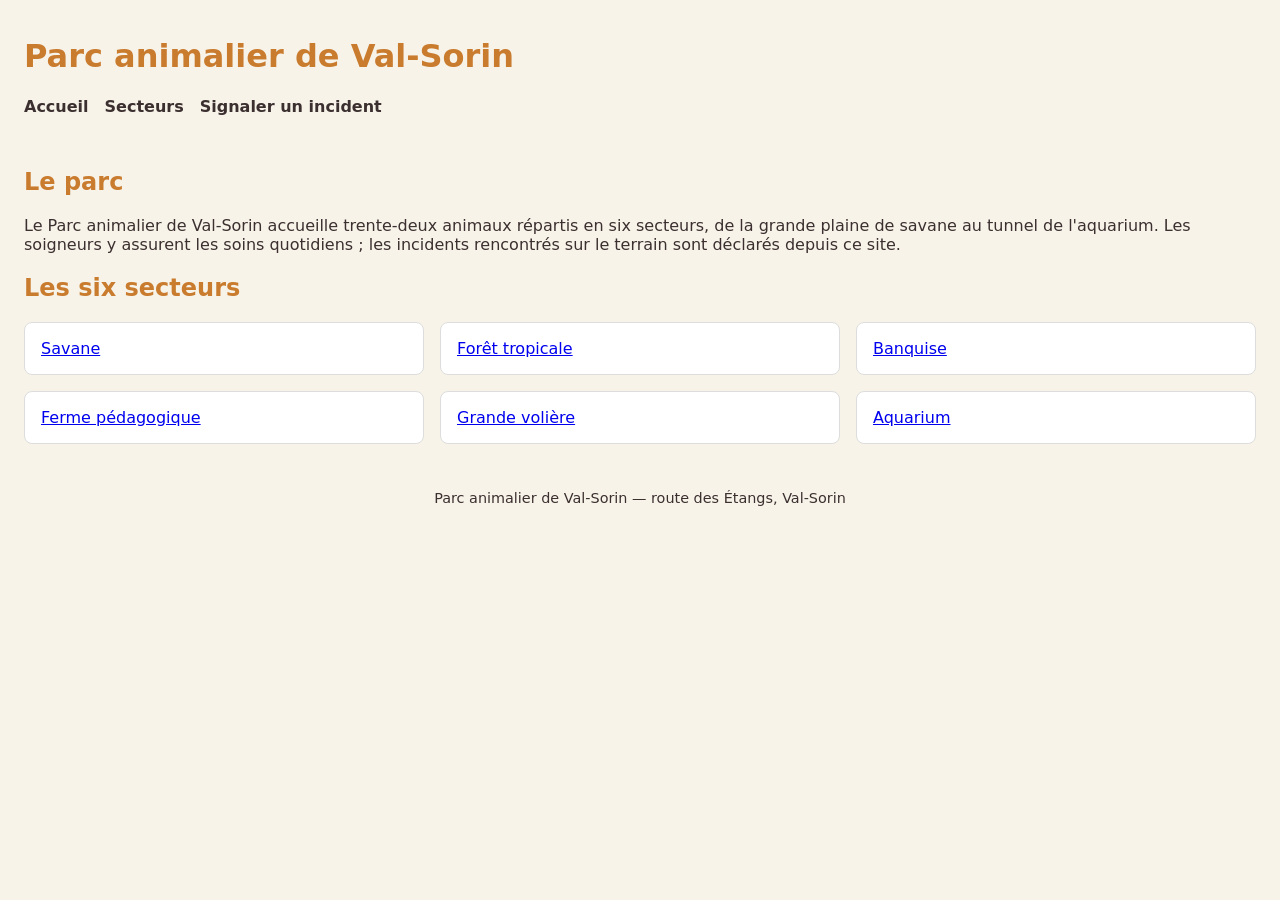
<file: index.html>
<!DOCTYPE html>
<html lang="fr">

<head>
  <meta charset="utf-8">
  <meta name="viewport" content="width=device-width, initial-scale=1">
  <title>Parc animalier de Val-Sorin</title>
  <link rel="stylesheet" href="css/site.css">
</head>

<body>
  <header>
    <h1>Parc animalier de Val-Sorin</h1>
    <nav aria-label="Menu principal">
      <ul>
        <li><a href="index.html">Accueil</a></li>
        <li><a href="secteurs.html">Secteurs</a></li>
        <li><a href="ticket.html">Signaler un incident</a></li>
      </ul>
    </nav>
  </header>
  <main>
    <h2>Le parc</h2>
    <p>Le Parc animalier de Val-Sorin accueille trente-deux animaux répartis en six secteurs, de la grande plaine de
      savane au tunnel de l'aquarium. Les soigneurs y assurent les soins quotidiens ; les incidents rencontrés sur le
      terrain sont déclarés depuis ce site.</p>
    <h2>Les six secteurs</h2>
    <ul class="cartes">
      <li><a href="secteur.html#SAV">Savane</a></li>
      <li><a href="secteur.html#TRO">Forêt tropicale</a></li>
      <li><a href="secteur.html#BAN">Banquise</a></li>
      <li><a href="secteur.html#FER">Ferme pédagogique</a></li>
      <li><a href="secteur.html#VOL">Grande volière</a></li>
      <li><a href="secteur.html#AQU">Aquarium</a></li>
    </ul>
  </main>
  <footer>
    <p>Parc animalier de Val-Sorin — route des Étangs, Val-Sorin</p>
  </footer>
</body>

</html>
</file>
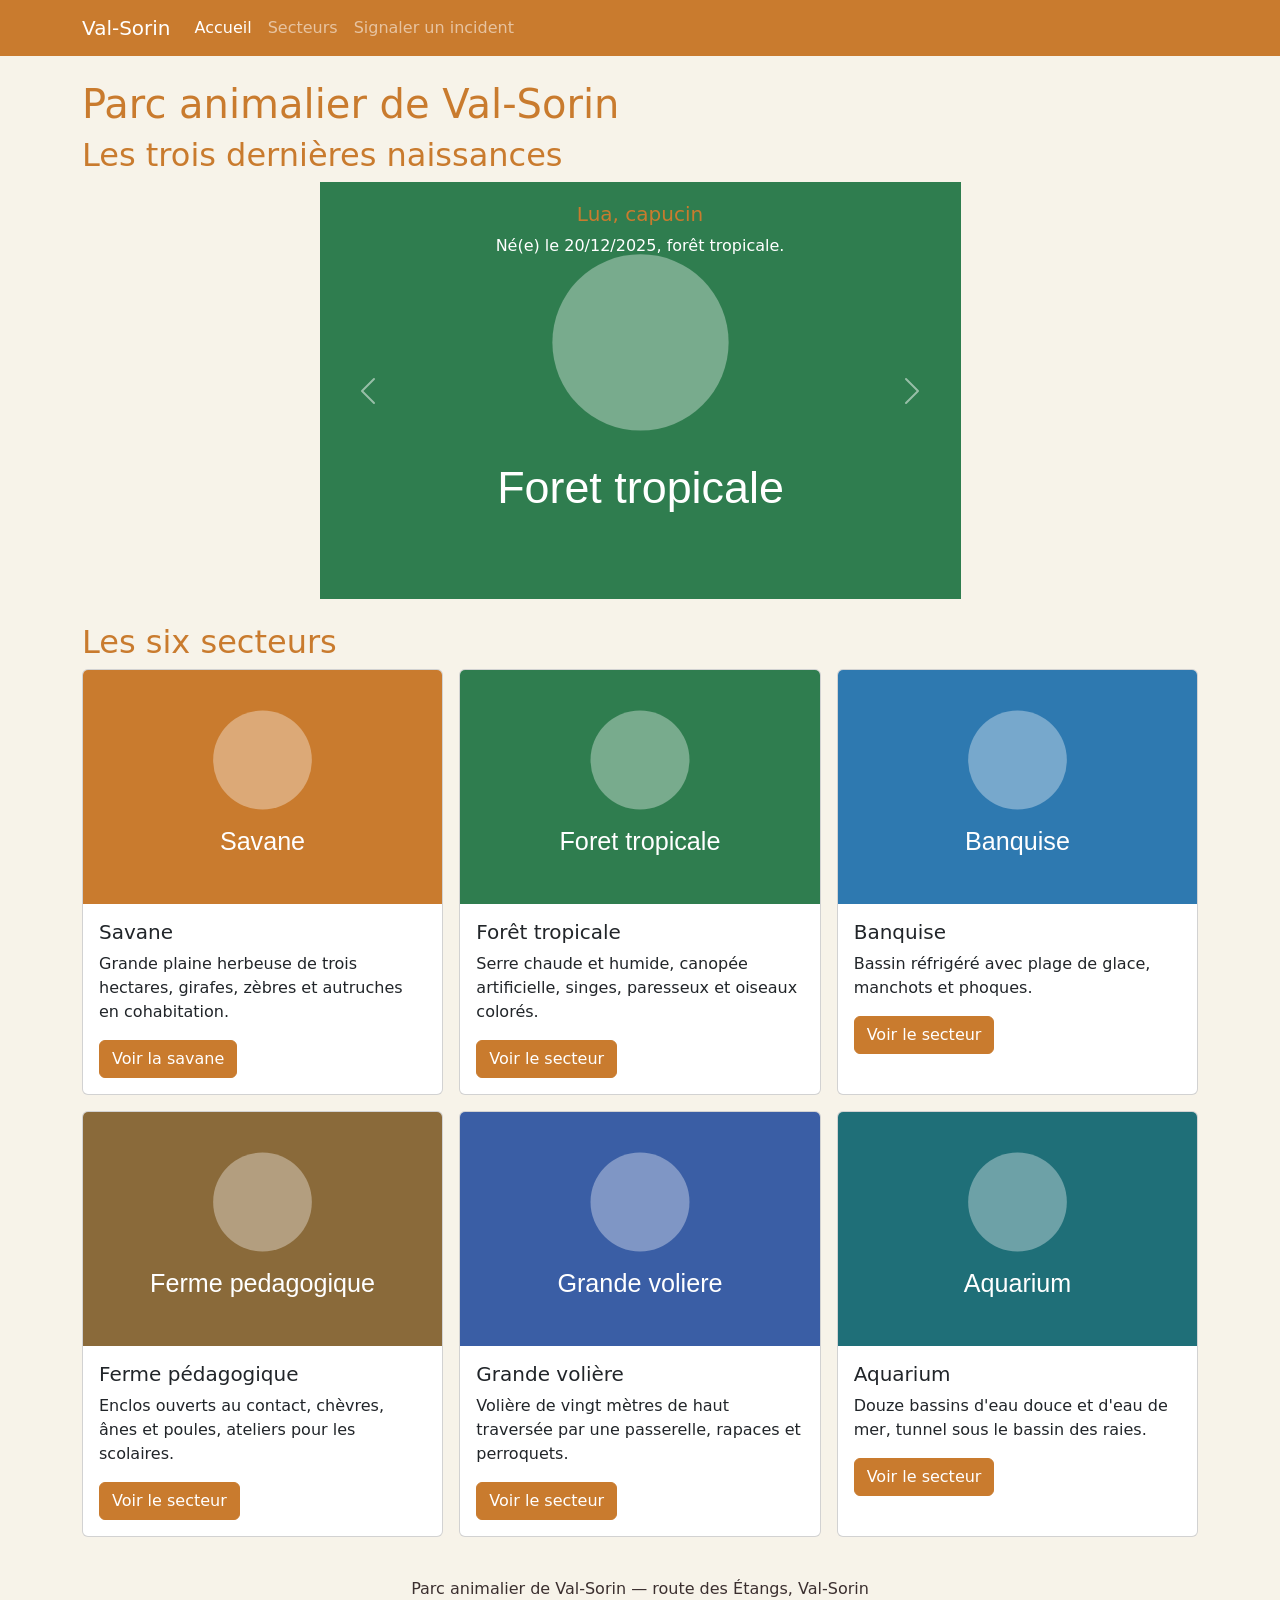
<file: bootstrap/index.html>
<!DOCTYPE html>
<html lang="fr">
<head>
  <meta charset="utf-8">
  <meta name="viewport" content="width=device-width, initial-scale=1">
  <title>Parc animalier de Val-Sorin</title>
  <link href="https://cdn.jsdelivr.net/npm/bootstrap@5.3.3/dist/css/bootstrap.min.css" rel="stylesheet">
  <link rel="stylesheet" href="charte.css">
</head>
<body>
  <nav class="navbar navbar-expand-lg navbar-dark">
    <div class="container">
      <a class="navbar-brand" href="index.html">Val-Sorin</a>
      <button class="navbar-toggler" type="button" data-bs-toggle="collapse" data-bs-target="#menu">
        <span class="navbar-toggler-icon"></span>
      </button>
      <div class="collapse navbar-collapse" id="menu">
        <ul class="navbar-nav">
          <li class="nav-item"><a class="nav-link active" href="index.html">Accueil</a></li>
          <li class="nav-item"><a class="nav-link" href="secteurs.html">Secteurs</a></li>
          <li class="nav-item"><a class="nav-link" href="ticket.html">Signaler un incident</a></li>
        </ul>
      </div>
    </div>
  </nav>

  <main class="container my-4">
    <h1>Parc animalier de Val-Sorin</h1>

    <h2>Les trois dernières naissances</h2>
    <div class="row justify-content-center">
      <div class="col-md-7">
        <div id="naissances" class="carousel slide" data-bs-ride="carousel">
          <div class="carousel-inner">
            <div class="carousel-item active">
              <img class="d-block w-100" src="../data/images/tropicale.svg" alt="Forêt tropicale">
              <div class="carousel-caption top-0">
                <h5>Lua, capucin</h5>
                <p>Né(e) le 20/12/2025, forêt tropicale.</p>
              </div>
            </div>
            <div class="carousel-item">
              <img class="d-block w-100" src="../data/images/banquise.svg" alt="Banquise">
              <div class="carousel-caption top-0">
                <h5>Flocon, manchot de Humboldt</h5>
                <p>Né(e) le 18/01/2026, banquise.</p>
              </div>
            </div>
            <div class="carousel-item">
              <img class="d-block w-100" src="../data/images/ferme.svg" alt="Ferme pédagogique">
              <div class="carousel-caption top-0">
                <h5>Caramel, chèvre naine</h5>
                <p>Né(e) le 02/03/2026, ferme pédagogique.</p>
              </div>
            </div>
          </div>
          <button class="carousel-control-prev" type="button" data-bs-target="#naissances" data-bs-slide="prev">
            <span class="carousel-control-prev-icon"></span>
          </button>
          <button class="carousel-control-next" type="button" data-bs-target="#naissances" data-bs-slide="next">
            <span class="carousel-control-next-icon"></span>
          </button>
        </div>
      </div>
    </div>

    <h2 class="mt-4">Les six secteurs</h2>
    <div class="row row-cols-1 row-cols-md-3 g-3">
      <div class="col">
        <div class="card h-100">
          <img class="card-img-top" src="../data/images/savane.svg" alt="Savane">
          <div class="card-body">
            <h3 class="card-title h5">Savane</h3>
            <p class="card-text">Grande plaine herbeuse de trois hectares, girafes, zèbres et autruches en cohabitation.</p>
            <a class="btn btn-primary" href="secteur.html">Voir la savane</a>
          </div>
        </div>
      </div>
      <div class="col">
        <div class="card h-100">
          <img class="card-img-top" src="../data/images/tropicale.svg" alt="Forêt tropicale">
          <div class="card-body">
            <h3 class="card-title h5">Forêt tropicale</h3>
            <p class="card-text">Serre chaude et humide, canopée artificielle, singes, paresseux et oiseaux colorés.</p>
            <a class="btn btn-primary" href="secteurs.html#TRO">Voir le secteur</a>
          </div>
        </div>
      </div>
      <div class="col">
        <div class="card h-100">
          <img class="card-img-top" src="../data/images/banquise.svg" alt="Banquise">
          <div class="card-body">
            <h3 class="card-title h5">Banquise</h3>
            <p class="card-text">Bassin réfrigéré avec plage de glace, manchots et phoques.</p>
            <a class="btn btn-primary" href="secteurs.html#BAN">Voir le secteur</a>
          </div>
        </div>
      </div>
      <div class="col">
        <div class="card h-100">
          <img class="card-img-top" src="../data/images/ferme.svg" alt="Ferme pédagogique">
          <div class="card-body">
            <h3 class="card-title h5">Ferme pédagogique</h3>
            <p class="card-text">Enclos ouverts au contact, chèvres, ânes et poules, ateliers pour les scolaires.</p>
            <a class="btn btn-primary" href="secteurs.html#FER">Voir le secteur</a>
          </div>
        </div>
      </div>
      <div class="col">
        <div class="card h-100">
          <img class="card-img-top" src="../data/images/voliere.svg" alt="Grande volière">
          <div class="card-body">
            <h3 class="card-title h5">Grande volière</h3>
            <p class="card-text">Volière de vingt mètres de haut traversée par une passerelle, rapaces et perroquets.</p>
            <a class="btn btn-primary" href="secteurs.html#VOL">Voir le secteur</a>
          </div>
        </div>
      </div>
      <div class="col">
        <div class="card h-100">
          <img class="card-img-top" src="../data/images/aquarium.svg" alt="Aquarium">
          <div class="card-body">
            <h3 class="card-title h5">Aquarium</h3>
            <p class="card-text">Douze bassins d'eau douce et d'eau de mer, tunnel sous le bassin des raies.</p>
            <a class="btn btn-primary" href="secteurs.html#AQU">Voir le secteur</a>
          </div>
        </div>
      </div>
    </div>
  </main>

  <footer class="text-center py-3">
    <p>Parc animalier de Val-Sorin — route des Étangs, Val-Sorin</p>
  </footer>

  <script src="https://cdn.jsdelivr.net/npm/bootstrap@5.3.3/dist/js/bootstrap.bundle.min.js"></script>
</body>
</html>
</file>
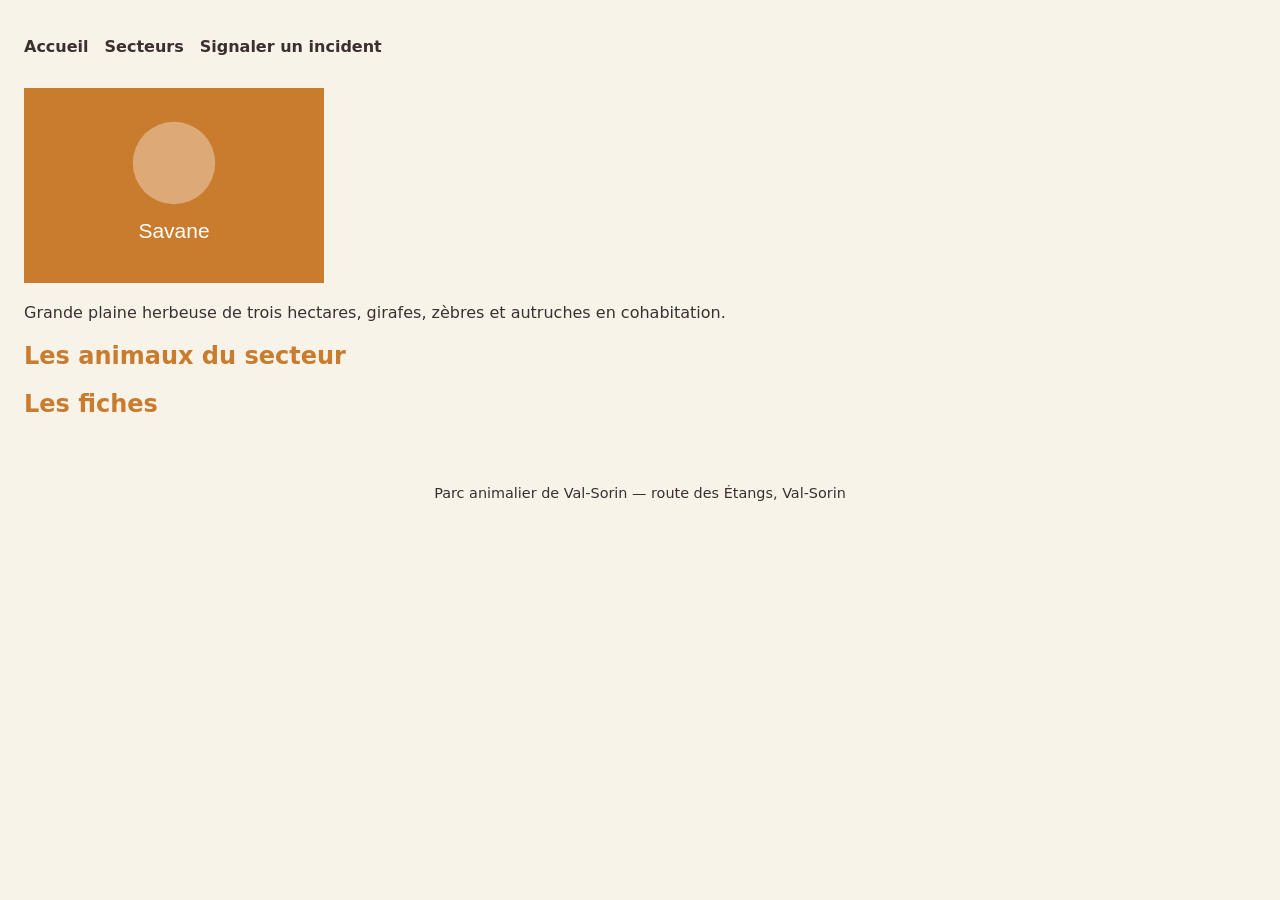
<file: secteur.html>
<!DOCTYPE html>
<html lang="fr">

<head>
  <meta charset="utf-8">
  <meta name="viewport" content="width=device-width, initial-scale=1">
  <title>La savane - Parc animalier de Val-Sorin</title>
  <link rel="stylesheet" href="css/site.css">
</head>

<body>
  <header>
    <h1 id="secteur-titre"></h1>
    <nav aria-label="Menu principal">
      <ul>
        <li><a href="index.html">Accueil</a></li>
        <li><a href="secteurs.html">Secteurs</a></li>
        <li><a href="ticket.html">Signaler un incident</a></li>
      </ul>
    </nav>
  </header>
  <main>
    <img width="300" id="secteur-img" src="data/images/savane.svg"
      alt="Grande plaine herbeuse de la savane, girafes, zèbres et autruches en cohabitation">
    <p id="secteur-p">Grande plaine herbeuse de trois hectares, girafes, zèbres et autruches en cohabitation.</p>

    <h2>Les animaux du secteur</h2>
    <ul id="sommaire"></ul>

    <h2>Les fiches</h2>
    <section id="fiches" class="cartes"></section>
  </main>
  <footer>
    <p>Parc animalier de Val-Sorin — route des Étangs, Val-Sorin</p>
  </footer>
</body>
<script src="js/secteur.js"></script>

</html>
</file>
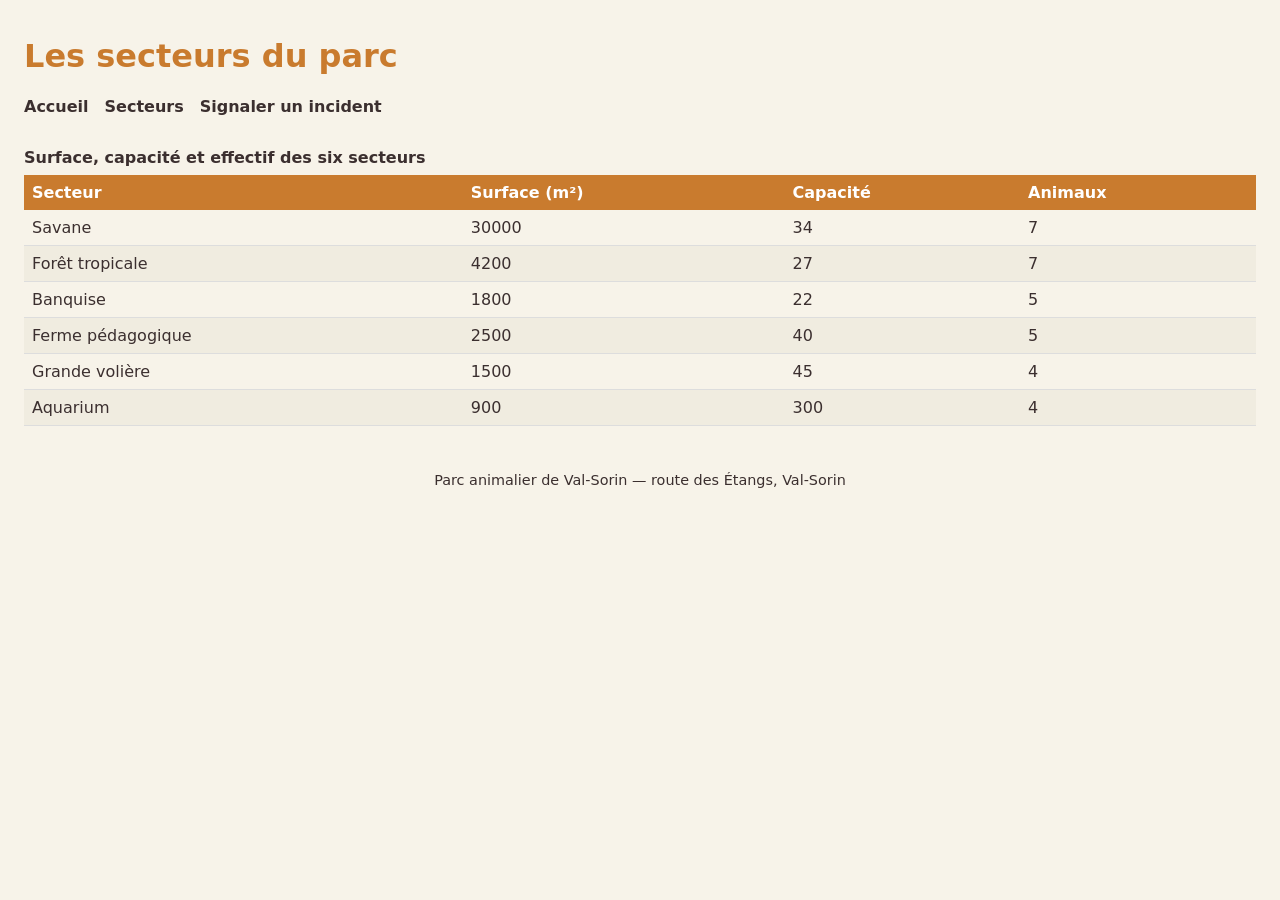
<file: secteurs.html>
<!DOCTYPE html>
<html lang="fr">

<head>
  <meta charset="utf-8">
  <meta name="viewport" content="width=device-width, initial-scale=1">
  <title>Les secteurs du parc - Parc animalier de Val-Sorin</title>
  <link rel="stylesheet" href="css/site.css">
</head>

<body>
  <header>
    <h1>Les secteurs du parc</h1>
    <nav aria-label="Menu principal">
      <ul>
        <li><a href="index.html">Accueil</a></li>
        <li><a href="secteurs.html">Secteurs</a></li>
        <li><a href="ticket.html">Signaler un incident</a></li>
      </ul>
    </nav>
  </header>
  <main>
    <table>
      <caption>Surface, capacité et effectif des six secteurs</caption>
      <thead>
        <tr>
          <th scope="col">Secteur</th>
          <th scope="col">Surface (m²)</th>
          <th scope="col">Capacité</th>
          <th scope="col">Animaux</th>
        </tr>
      </thead>
      <tbody></tbody>
    </table>
  </main>
  <footer>
    <p>Parc animalier de Val-Sorin — route des Étangs, Val-Sorin</p>
  </footer>
</body>
<script src="js/secteurs.js"></script>

</html>
</file>
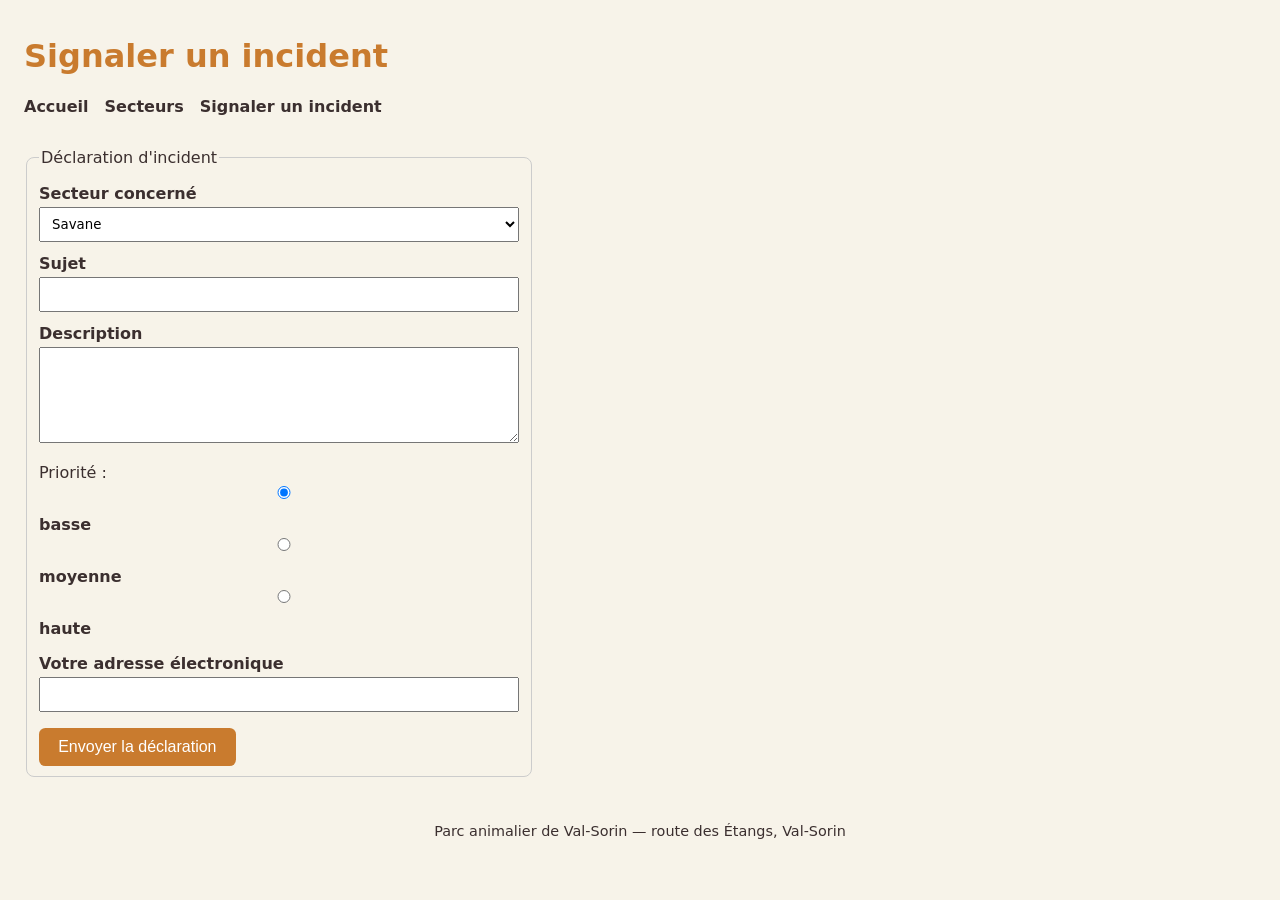
<file: ticket.html>
<!DOCTYPE html>
<html lang="fr">

<head>
  <meta charset="utf-8">
  <meta name="viewport" content="width=device-width, initial-scale=1">
  <title>Signaler un incident - Parc animalier de Val-Sorin</title>
  <link rel="stylesheet" href="css/site.css">
</head>

<body>
  <header>
    <h1>Signaler un incident</h1>
    <nav aria-label="Menu principal">
      <ul>
        <li><a href="index.html">Accueil</a></li>
        <li><a href="secteurs.html">Secteurs</a></li>
        <li><a href="ticket.html">Signaler un incident</a></li>
      </ul>
    </nav>
  </header>
  <main>
    <form action="traiter_ticket.php" method="post">
      <fieldset>
        <legend>Déclaration d'incident</legend>

        <label for="secteur">Secteur concerné</label>
        <select id="secteur" name="secteur" required>
          <option value="SAV">Savane</option>
          <option value="TRO">Forêt tropicale</option>
          <option value="BAN">Banquise</option>
          <option value="FER">Ferme pédagogique</option>
          <option value="VOL">Grande volière</option>
          <option value="AQU">Aquarium</option>
        </select>

        <label for="sujet">Sujet</label>
        <input id="sujet" name="sujet" type="text" maxlength="120" required>

        <label for="description">Description</label>
        <textarea id="description" name="description" required></textarea>

        <p>Priorité :
          <input type="radio" id="p1" name="priorite" value="basse" checked>
          <label for="p1">basse</label>
          <input type="radio" id="p2" name="priorite" value="moyenne">
          <label for="p2">moyenne</label>
          <input type="radio" id="p3" name="priorite" value="haute">
          <label for="p3">haute</label>
        </p>

        <label for="mel">Votre adresse électronique</label>
        <input id="mel" name="mel" type="email" required>

        <button type="submit">Envoyer la déclaration</button>
      </fieldset>
    </form>
  </main>
  <footer>
    <p>Parc animalier de Val-Sorin — route des Étangs, Val-Sorin</p>
  </footer>
</body>

</html>
</file>
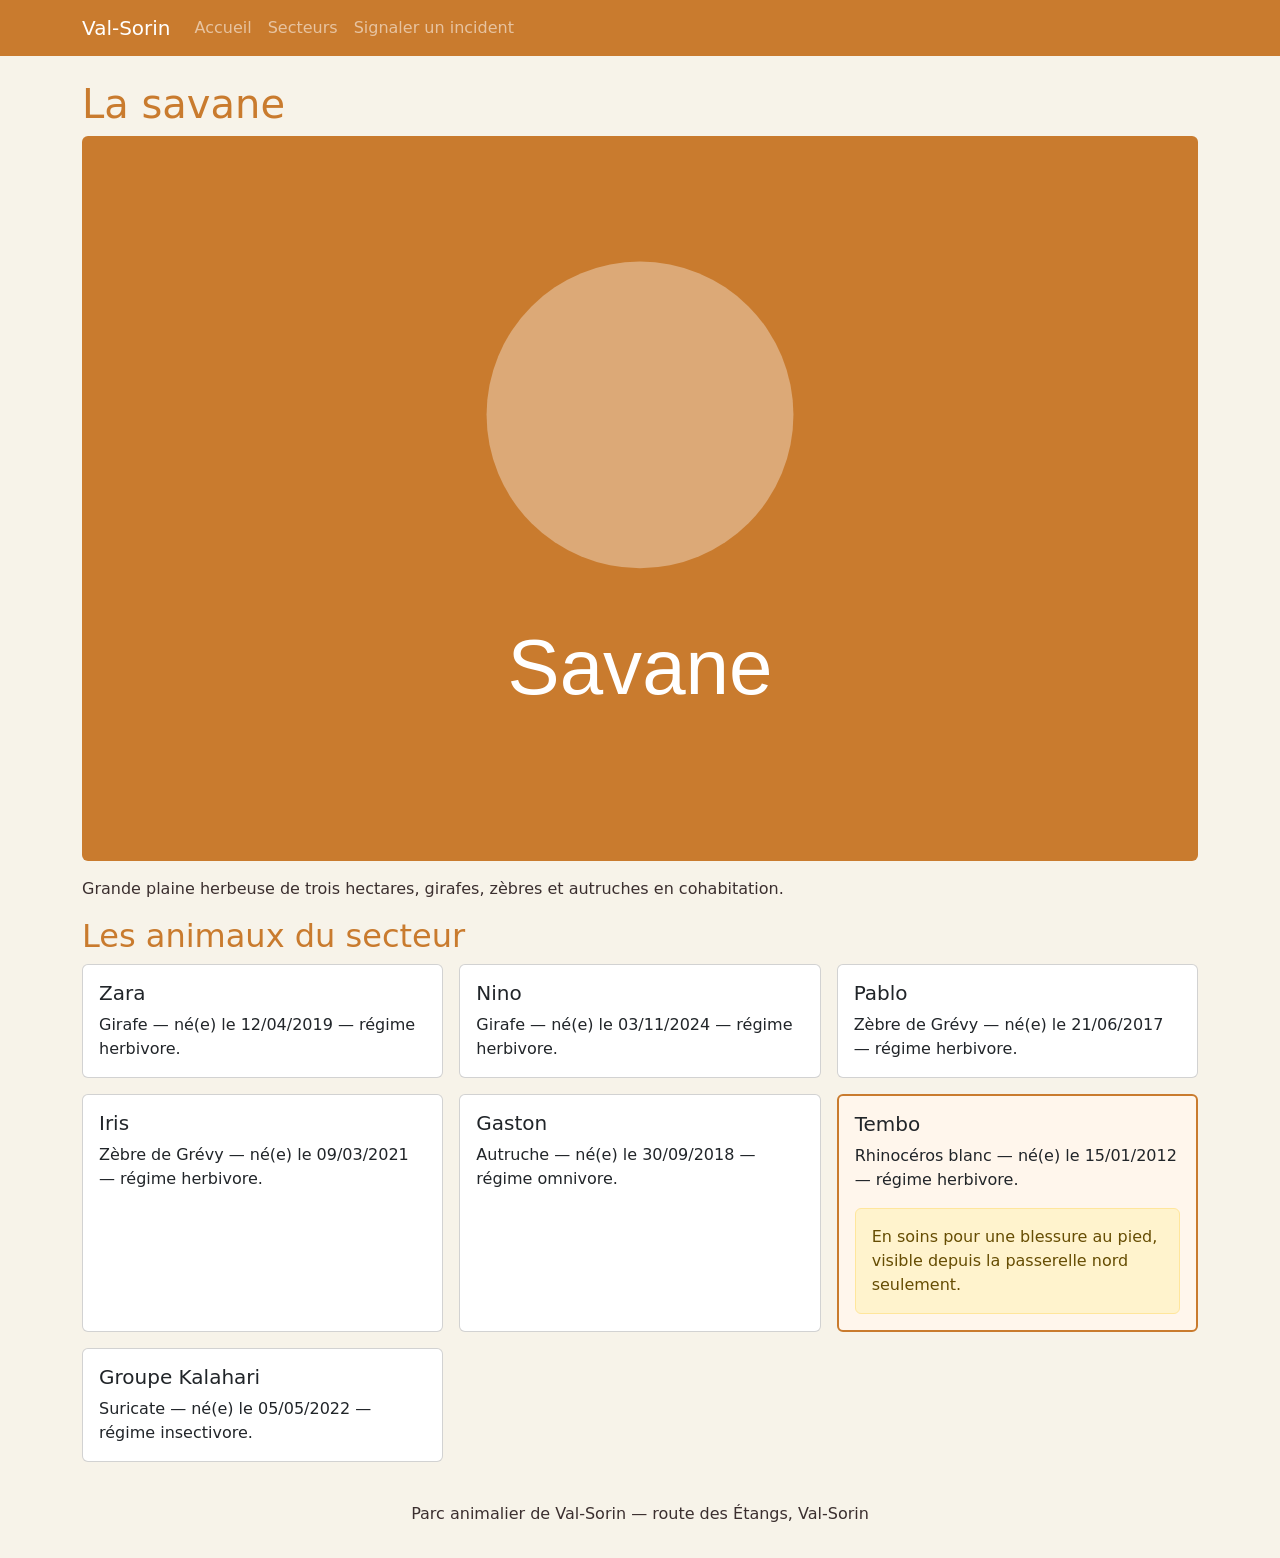
<file: bootstrap/secteur.html>
<!DOCTYPE html>
<html lang="fr">
<head>
  <meta charset="utf-8">
  <meta name="viewport" content="width=device-width, initial-scale=1">
  <title>La savane - Parc animalier de Val-Sorin</title>
  <link href="https://cdn.jsdelivr.net/npm/bootstrap@5.3.3/dist/css/bootstrap.min.css" rel="stylesheet">
  <link rel="stylesheet" href="charte.css">
</head>
<body>
  <nav class="navbar navbar-expand-lg navbar-dark">
    <div class="container">
      <a class="navbar-brand" href="index.html">Val-Sorin</a>
      <button class="navbar-toggler" type="button" data-bs-toggle="collapse" data-bs-target="#menu">
        <span class="navbar-toggler-icon"></span>
      </button>
      <div class="collapse navbar-collapse" id="menu">
        <ul class="navbar-nav">
          <li class="nav-item"><a class="nav-link" href="index.html">Accueil</a></li>
          <li class="nav-item"><a class="nav-link" href="secteurs.html">Secteurs</a></li>
          <li class="nav-item"><a class="nav-link" href="ticket.html">Signaler un incident</a></li>
        </ul>
      </div>
    </div>
  </nav>

  <main class="container my-4">
    <h1>La savane</h1>
    <img class="img-fluid rounded mb-3" src="../data/images/savane.svg" alt="Grande plaine herbeuse de la savane">
    <p>Grande plaine herbeuse de trois hectares, girafes, zèbres et autruches en cohabitation.</p>

    <h2>Les animaux du secteur</h2>
    <div id="fiches" class="row row-cols-1 row-cols-md-3 g-3">
    </div>
  </main>

  <footer class="text-center py-3">
    <p>Parc animalier de Val-Sorin — route des Étangs, Val-Sorin</p>
  </footer>

  <script src="https://cdn.jsdelivr.net/npm/bootstrap@5.3.3/dist/js/bootstrap.bundle.min.js"></script>
  <script src="js/secteur.js"></script>
</body>
</html>
</file>
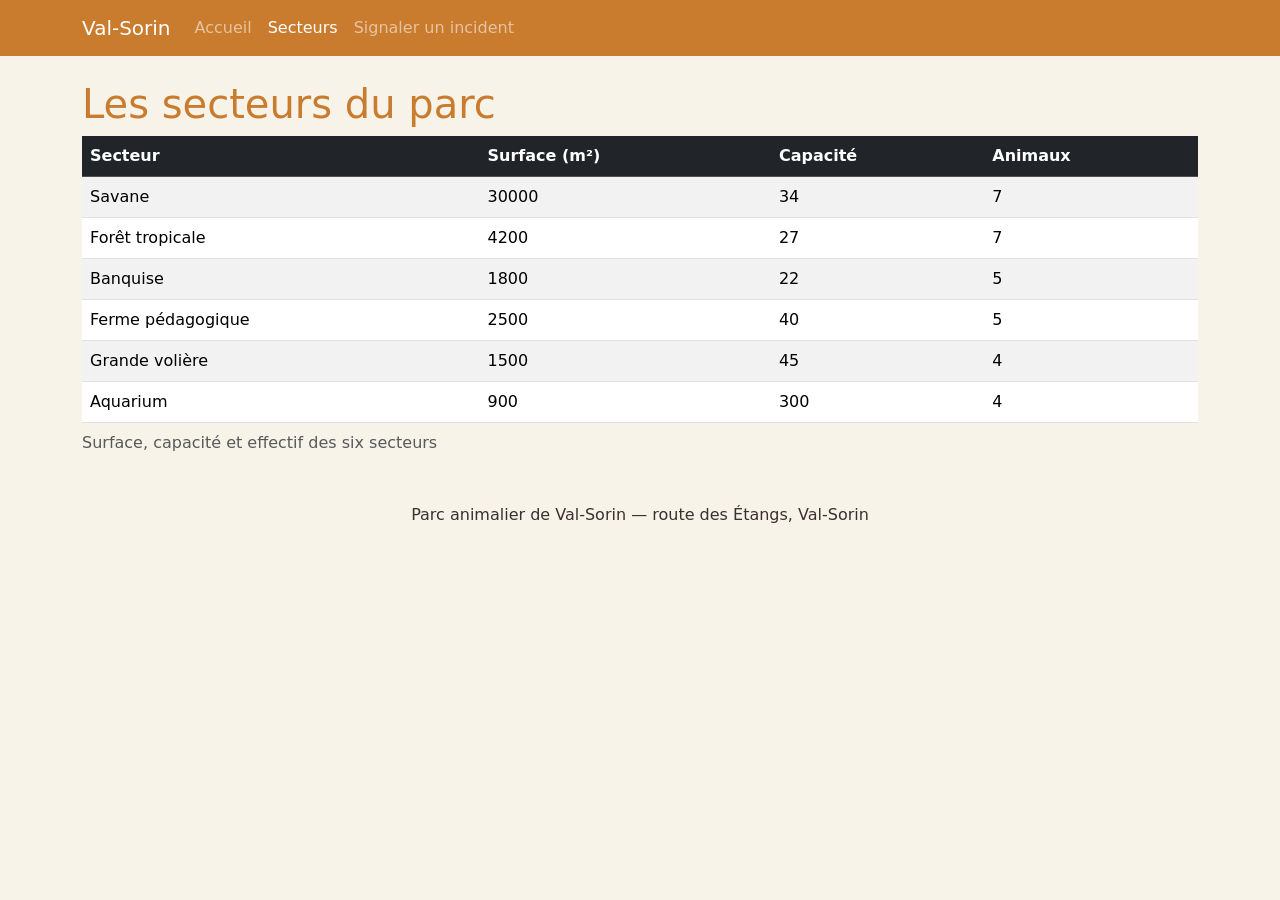
<file: bootstrap/secteurs.html>
<!DOCTYPE html>
<html lang="fr">
<head>
  <meta charset="utf-8">
  <meta name="viewport" content="width=device-width, initial-scale=1">
  <title>Les secteurs du parc - Parc animalier de Val-Sorin</title>
  <link href="https://cdn.jsdelivr.net/npm/bootstrap@5.3.3/dist/css/bootstrap.min.css" rel="stylesheet">
  <link rel="stylesheet" href="charte.css">
</head>
<body>
  <nav class="navbar navbar-expand-lg navbar-dark">
    <div class="container">
      <a class="navbar-brand" href="index.html">Val-Sorin</a>
      <button class="navbar-toggler" type="button" data-bs-toggle="collapse" data-bs-target="#menu">
        <span class="navbar-toggler-icon"></span>
      </button>
      <div class="collapse navbar-collapse" id="menu">
        <ul class="navbar-nav">
          <li class="nav-item"><a class="nav-link" href="index.html">Accueil</a></li>
          <li class="nav-item"><a class="nav-link active" href="secteurs.html">Secteurs</a></li>
          <li class="nav-item"><a class="nav-link" href="ticket.html">Signaler un incident</a></li>
        </ul>
      </div>
    </div>
  </nav>

  <main class="container my-4">
    <h1>Les secteurs du parc</h1>
    <table class="table table-striped">
      <caption>Surface, capacité et effectif des six secteurs</caption>
      <thead class="table-dark">
        <tr>
          <th scope="col">Secteur</th>
          <th scope="col">Surface (m²)</th>
          <th scope="col">Capacité</th>
          <th scope="col">Animaux</th>
        </tr>
      </thead>
      <tbody>
      </tbody>
    </table>
  </main>

  <footer class="text-center py-3">
    <p>Parc animalier de Val-Sorin — route des Étangs, Val-Sorin</p>
  </footer>

  <script src="https://cdn.jsdelivr.net/npm/bootstrap@5.3.3/dist/js/bootstrap.bundle.min.js"></script>
  <script src="js/secteurs.js"></script>
</body>
</html>
</file>
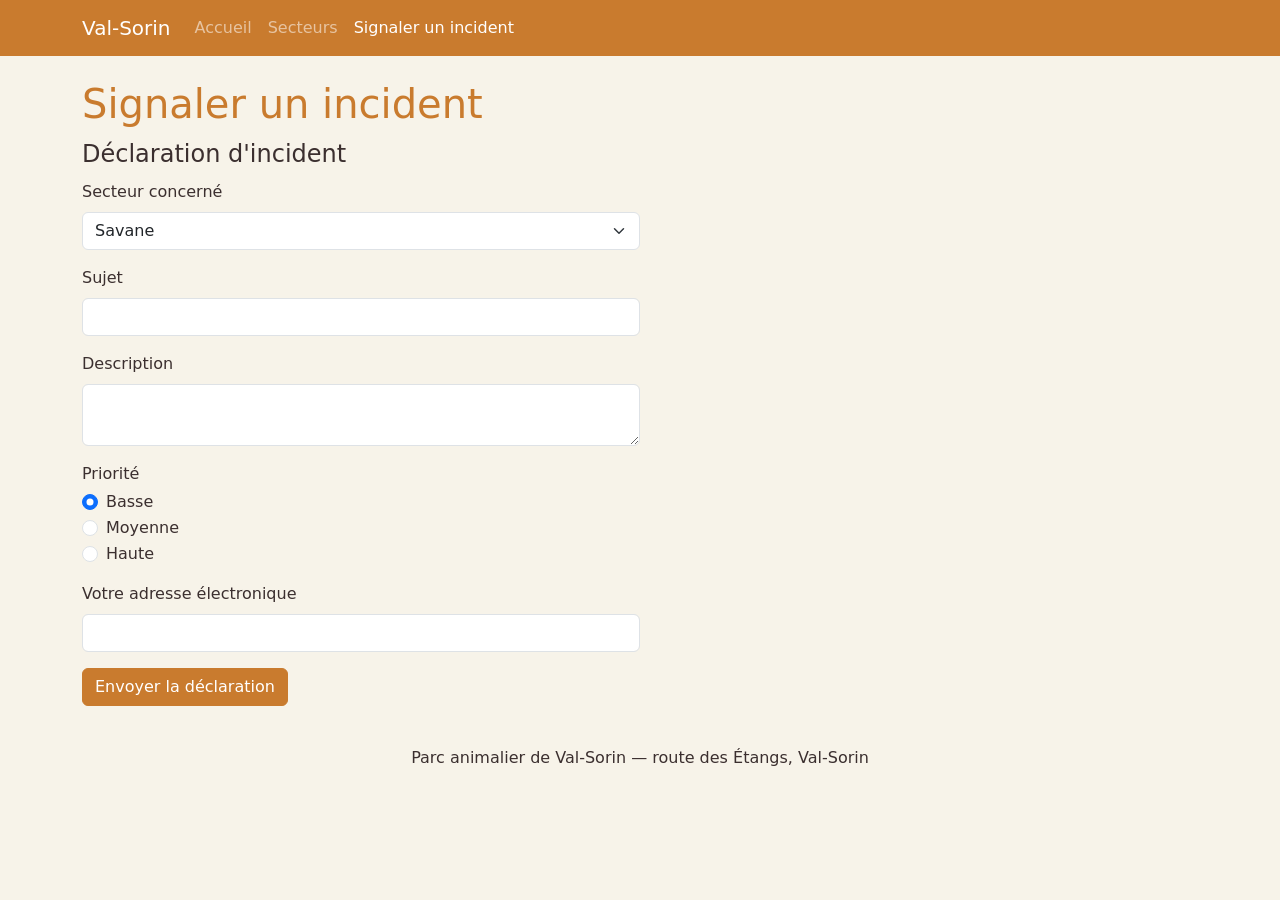
<file: bootstrap/ticket.html>
<!DOCTYPE html>
<html lang="fr">
<head>
  <meta charset="utf-8">
  <meta name="viewport" content="width=device-width, initial-scale=1">
  <title>Signaler un incident - Parc animalier de Val-Sorin</title>
  <link href="https://cdn.jsdelivr.net/npm/bootstrap@5.3.3/dist/css/bootstrap.min.css" rel="stylesheet">
  <link rel="stylesheet" href="charte.css">
</head>
<body>
  <nav class="navbar navbar-expand-lg navbar-dark">
    <div class="container">
      <a class="navbar-brand" href="index.html">Val-Sorin</a>
      <button class="navbar-toggler" type="button" data-bs-toggle="collapse" data-bs-target="#menu">
        <span class="navbar-toggler-icon"></span>
      </button>
      <div class="collapse navbar-collapse" id="menu">
        <ul class="navbar-nav">
          <li class="nav-item"><a class="nav-link" href="index.html">Accueil</a></li>
          <li class="nav-item"><a class="nav-link" href="secteurs.html">Secteurs</a></li>
          <li class="nav-item"><a class="nav-link active" href="ticket.html">Signaler un incident</a></li>
        </ul>
      </div>
    </div>
  </nav>

  <main class="container my-4">
    <h1>Signaler un incident</h1>
    <form action="traiter_ticket.php" method="post" class="col-md-6">
      <fieldset>
        <legend>Déclaration d'incident</legend>

        <div class="mb-3">
          <label class="form-label" for="secteur">Secteur concerné</label>
          <select class="form-select" id="secteur" name="secteur" required>
            <option value="SAV">Savane</option>
            <option value="TRO">Forêt tropicale</option>
            <option value="BAN">Banquise</option>
            <option value="FER">Ferme pédagogique</option>
            <option value="VOL">Grande volière</option>
            <option value="AQU">Aquarium</option>
          </select>
        </div>

        <div class="mb-3">
          <label class="form-label" for="sujet">Sujet</label>
          <input class="form-control" id="sujet" name="sujet" type="text" maxlength="120" required>
        </div>

        <div class="mb-3">
          <label class="form-label" for="description">Description</label>
          <textarea class="form-control" id="description" name="description" required></textarea>
        </div>

        <div class="mb-3">
          <p class="form-label mb-1">Priorité</p>
          <div class="form-check">
            <input class="form-check-input" type="radio" id="p1" name="priorite" value="basse" checked>
            <label class="form-check-label" for="p1">Basse</label>
          </div>
          <div class="form-check">
            <input class="form-check-input" type="radio" id="p2" name="priorite" value="moyenne">
            <label class="form-check-label" for="p2">Moyenne</label>
          </div>
          <div class="form-check">
            <input class="form-check-input" type="radio" id="p3" name="priorite" value="haute">
            <label class="form-check-label" for="p3">Haute</label>
          </div>
        </div>

        <div class="mb-3">
          <label class="form-label" for="mel">Votre adresse électronique</label>
          <input class="form-control" id="mel" name="mel" type="email" required>
        </div>

        <button class="btn btn-primary" type="submit">Envoyer la déclaration</button>
      </fieldset>
    </form>
  </main>

  <footer class="text-center py-3">
    <p>Parc animalier de Val-Sorin — route des Étangs, Val-Sorin</p>
  </footer>

  <script src="https://cdn.jsdelivr.net/npm/bootstrap@5.3.3/dist/js/bootstrap.bundle.min.js"></script>
</body>
</html>
</file>
<file: css/site.css>
:root {
  --fond: #f7f3e9;
  --texte: #3b2f2f;
  --accent: #c97b2e;
  --police: "Segoe UI", system-ui, sans-serif;
}

body {
  font-family: var(--police);
  color: var(--texte);
  background: var(--fond);
  margin: 0;
}

header, main, footer {
  padding: 1rem 1.5rem;
}

h1, h2, h3 {
  color: var(--accent);
}

footer {
  text-align: center;
  font-size: 0.9rem;
  color: var(--texte);
}

/* --- Navigation : flexbox --- */
nav ul {
  display: flex;
  flex-wrap: wrap;
  gap: 1rem;
  list-style: none;
  padding: 0;
  margin: 0.5rem 0 0;
}

nav a {
  color: var(--texte);
  text-decoration: none;
  font-weight: bold;
}

nav a:hover {
  text-decoration: underline;
}

/* --- Grille des secteurs (accueil) et des animaux (secteur.html) --- */
.cartes {
  display: grid;
  grid-template-columns: 1fr;
  gap: 1rem;
  list-style: none;
  padding: 0;
  margin: 0;
}

@media (min-width: 768px) {
  .cartes {
    grid-template-columns: repeat(3, 1fr);
  }
}

.cartes li,
.cartes article {
  background: white;
  border: 1px solid #ddd;
  border-radius: 0.5rem;
  padding: 1rem;
  transition: transform 0.2s;
}

.cartes li:hover,
.cartes article:hover {
  transform: scale(1.02);
}

.cartes img {
  max-width: 100%;
  border-radius: 0.4rem;
}

/* la fiche de l'animal en soins se distingue des autres */
.en-soins {
  border: 2px solid var(--accent);
  background: #fff6ec;
}

/* --- Tableau des secteurs --- */
table {
  border-collapse: collapse;
  width: 100%;
}

caption {
  text-align: left;
  font-weight: bold;
  margin-bottom: 0.5rem;
}

th {
  background: var(--accent);
  color: white;
  text-align: left;
  padding: 0.5rem;
}

td {
  padding: 0.5rem;
  border-bottom: 1px solid #ddd;
}

tbody tr:nth-child(even) {
  background: #f0ece0;
}

/* --- Formulaire de ticket --- */
label {
  display: block;
  margin-top: 0.75rem;
  font-weight: bold;
}

input, select, textarea {
  width: 100%;
  padding: 0.5rem;
  box-sizing: border-box;
  font-family: inherit;
  margin-top: 0.25rem;
}

textarea {
  min-height: 6rem;
}

input:focus, select:focus, textarea:focus {
  outline: 3px solid var(--accent);
}

fieldset {
  border: 1px solid #ccc;
  border-radius: 0.5rem;
  max-width: 30rem;
}

button {
  margin-top: 1rem;
  background: var(--accent);
  color: white;
  border: none;
  padding: 0.6rem 1.2rem;
  border-radius: 0.4rem;
  cursor: pointer;
  font-size: 1rem;
}

button:hover {
  opacity: 0.9;
}
</file>
<file: bootstrap/charte.css>
:root {
  --fond: #f7f3e9;
  --texte: #3b2f2f;
  --accent: #c97b2e;
  --police: "Segoe UI", system-ui, sans-serif;
}

body {
  font-family: var(--police);
  background: var(--fond);
  color: var(--texte);
}

h1, h2, h3, h4, h5 {
  color: var(--accent);
}

.navbar {
  background: var(--accent) !important;
}

.btn-primary {
  background: var(--accent);
  border-color: var(--accent);
}

.en-soins {
  border: 2px solid var(--accent) !important;
  background: #fff6ec;
}
</file>
